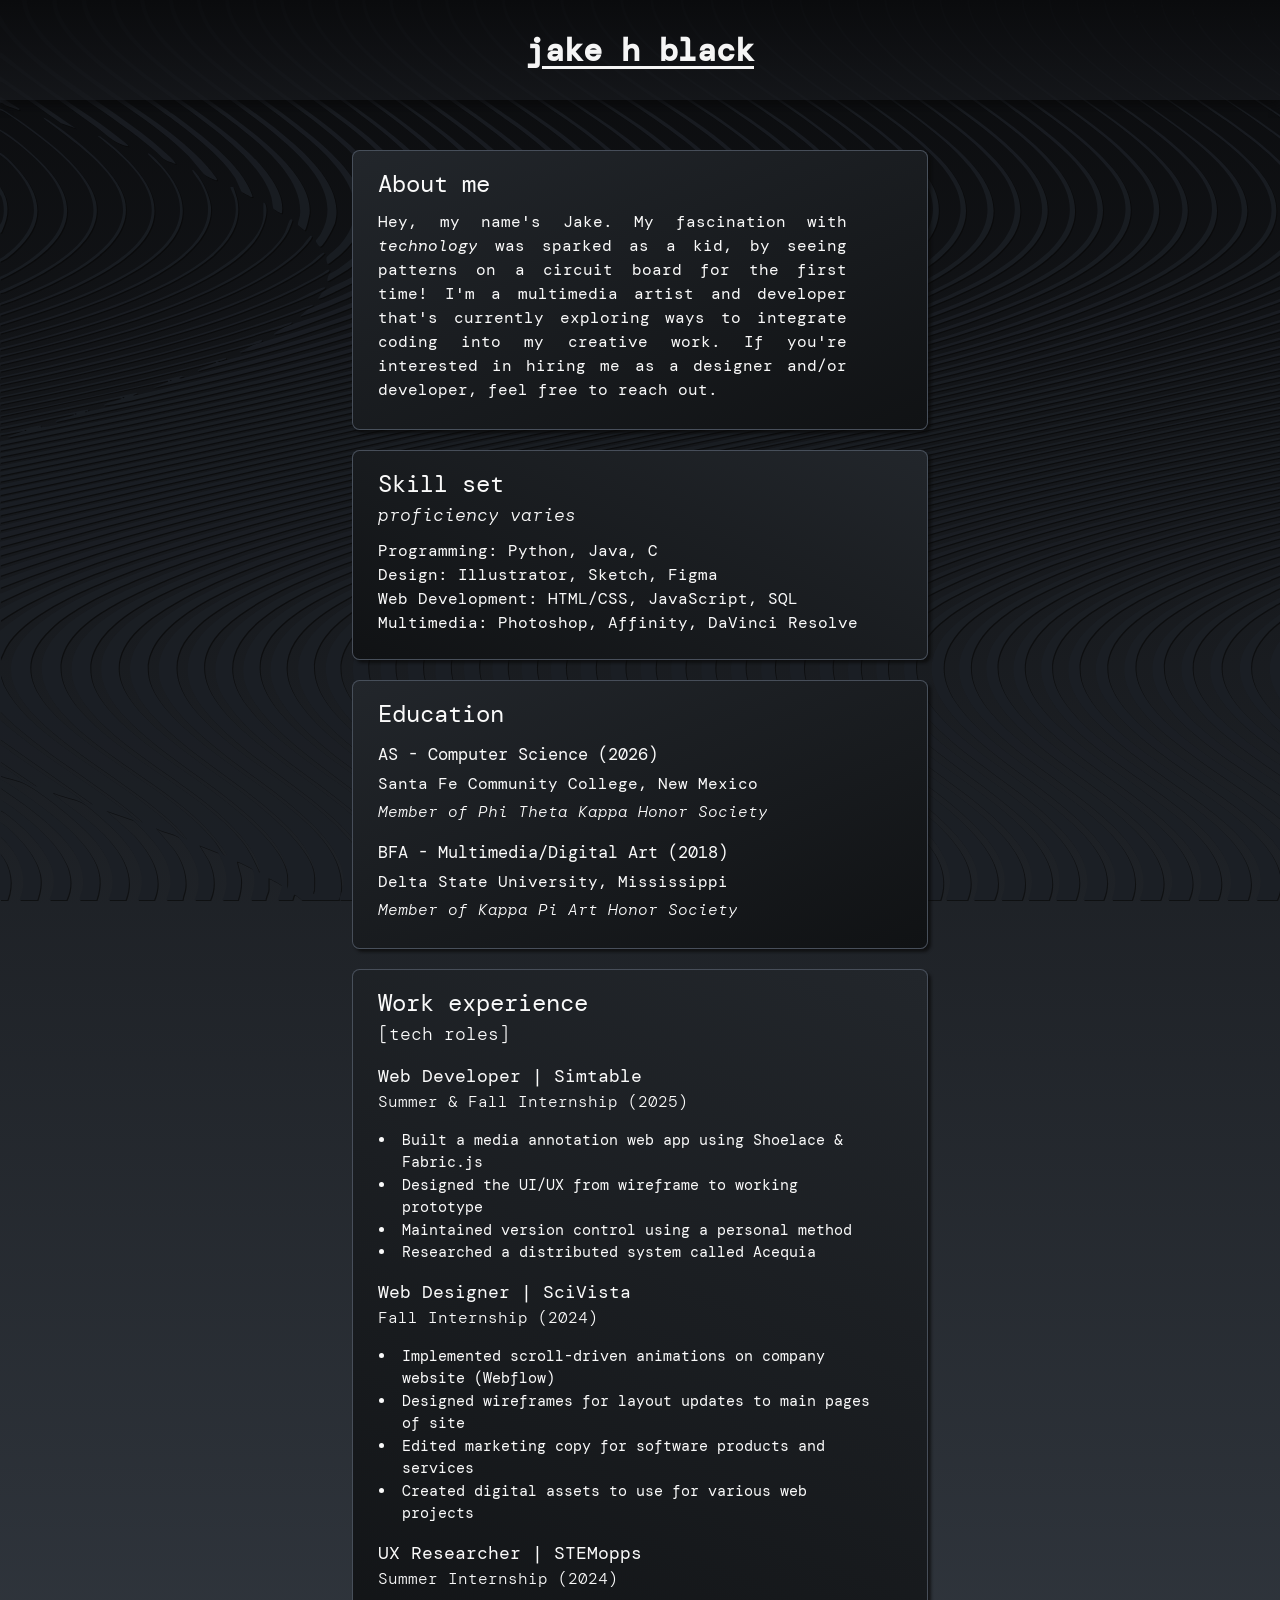
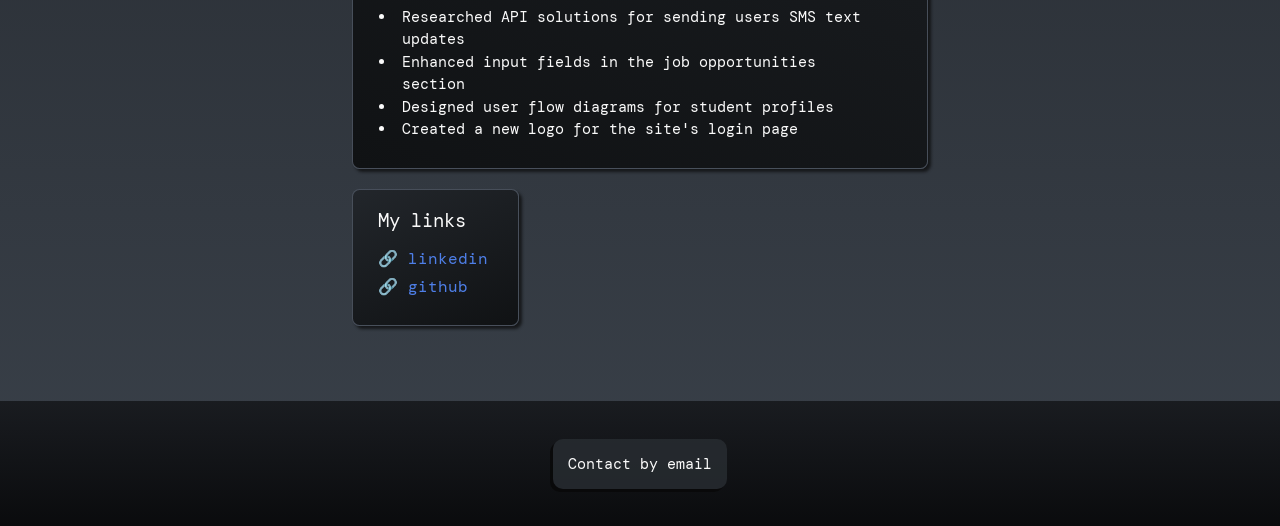
<file: index.html>
<!doctype html>
<html lang="en-US">
  <head>
    <meta charset="utf-8">
    <meta name="viewport" content="width=device-width">
    <title>Jake's Resume</title>
    <link rel="preconnect" href="https://fonts.googleapis.com">
    <link rel="preconnect" href="https://fonts.gstatic.com" crossorigin>
    <link href="https://fonts.googleapis.com/css2?family=DM+Mono:ital,wght@0,300;0,400;1,300;1,400&display=swap" rel="stylesheet">
    <link rel="stylesheet" href="css/style.css">
  </head>
  <body>
    <header id="site-header">
      <h1 id="full-name">jake h black</h1>
    </header>
    <main>
      <section id="about-me" class="card odd">
        <h2>About me</h2>
        <p id="short-bio">
          Hey, my name's Jake. My fascination with <i>technology</i> was sparked
          as a kid, by seeing patterns on a circuit board for the first time!
          I'm a multimedia artist and developer that's currently exploring ways
          to integrate coding into my creative work. If you're interested in
          hiring me as a designer and/or developer, feel free to reach out.
        </p>
      </section>
      <section id="skill-set" class="card even">
        <h2>Skill set</h2>
        <h3>proficiency varies</h3>
        <p id="skills">
          Programming: Python, Java, C<br>
          Design: Illustrator, Sketch, Figma<br>
          Web Development: HTML/CSS, JavaScript, SQL<br>
          Multimedia: Photoshop, Affinity, DaVinci Resolve<br>
        </p>
      </section>
      <section id="education" class="card odd">
        <h2>Education</h2>
        <p>
          <span class="degree">AS - Computer Science (2026)</span><br>
          <span class="school">Santa Fe Community College, New Mexico</span><br>
          <span class="member">Member of Phi Theta Kappa Honor Society</span>
        </p>
        <p>
          <span class="degree">BFA - Multimedia/Digital Art (2018)</span><br>
          <span class="school">Delta State University, Mississippi</span><br>
          <span class="member">Member of Kappa Pi Art Honor Society</span>
        </p>
      </section>
      <section id="work-experience" class="card even">
        <h2>Work experience</h2>
        <h3>[tech roles]</h3>
        <p>
          <span class="role-company">Web Developer | Simtable</span><br>
          <span class="time-period">Summer & Fall Internship (2025)</span>
        </p>
        <ul class="job-description">
          <li>Built a media annotation web app using Shoelace & Fabric.js</li>
          <li>Designed the UI/UX from wireframe to working prototype</li>
          <li>Maintained version control using a personal method</li>
          <li>Researched a distributed system called Acequia</li>
        </ul>
        <p>
          <span class="role-company">Web Designer | SciVista</span><br>
          <span class="time-period">Fall Internship (2024)</span>
        </p>
        <ul class="job-description">
          <li>Implemented scroll-driven animations on company website (Webflow)</li>
          <li>Designed wireframes for layout updates to main pages of site</li>
          <li>Edited marketing copy for software products and services</li>
          <li>Created digital assets to use for various web projects</li>
        </ul>
        <p>
          <span class="role-company">UX Researcher | STEMopps</span><br>
          <span class="time-period">Summer Internship (2024)</span>
        </p>
        <ul class="job-description">
          <li>Researched API solutions for sending users SMS text updates</li>
          <li>Enhanced input fields in the job opportunities section</li>
          <li>Designed user flow diagrams for student profiles</li>
          <li>Created a new logo for the site's login page</li>
        </ul>
      </section>
      <section id="my-links" class="card odd">
        <h3>My links</h3>
        <p>
          🔗 <a href="https://www.linkedin.com/in/jakehblack">linkedin</a><br>
          🔗 <a href="https://www.github.com/jakehblack">github</a>
        </p>
      </section>
    </main>
    <footer id="site-footer">
      <button id="contact-bttn">Contact by email</button>
    </footer>
    <script src="js/script.js"></script>
  </body>
</html>
</file>
<file: css/style.css>
body {
  position: relative;
  margin: 0;
  font-family: "DM Mono", sans-serif;
  font-size: 1rem;
  font-weight: 400;
  line-height: 1.5;
  color: rgb(250 250 250);
  background: linear-gradient(180deg, rgb(10 11 13), rgb(58 65 74));
  overflow-x: hidden;
}

body::before {
  position: absolute;
  z-index: -1;
  width: 100%;
  height: 100%;
  content: '';
  background-image: url(../imgs/background-pattern.svg);
  background-size: cover;
  background-attachment: fixed;
  background-repeat: no-repeat;
  opacity: 0.8;
  filter: drop-shadow(1.25px 1.25px 0.75px rgba(8 8 8 / 0.8));
}

#site-header {
  width: 100%;
  height: 100px;
  box-shadow: rgba(8 8 8 / 0.6) 0 6px 8px;
  display: grid;
  place-content: center;
  background: linear-gradient(0deg, rgba(22 24 28 / 0.8), rgba(10 11 13 / 0.9));
}

#full-name {
  text-decoration: underline;
  text-underline-offset: 0.3125rem;
  text-decoration-thickness: 0.1875rem;
  color: rgb(245 245 245);
}

main {
  width: 45vw;
  margin: 50px auto 75px;
}

.card {
  width: auto;
  height: auto;
  margin-bottom: 20px;
  border: solid 0.0469rem rgba(77 85 97 / 0.9);
  border-radius: 7.5px;
  box-shadow: rgba(10 10 10 / 0.7) 3px 3px 3px;
}

.odd {
  background: linear-gradient(337.5deg, rgb(16 18 20) 0%, rgb(34 38 43) 100%);
  padding: 15px 30px 12px 25px;
}

.even {
  background: linear-gradient(22.5deg, rgb(16 18 20) 0%, rgb(34 38 43) 100%);
  padding: 15px 40px 12px 25px;
}

h2 {
  font-weight: 400;
  color: rgb(250 250 250);
  margin: 0;
}

p {
  margin: 8px 0 12px;
}

h3 {
  font-weight: 400;
  color: rgb(250 250 250);
  margin: 0;
}

#about-me {
  padding: 15px 80px 15px 25px;
  text-align: justify;
}

#skill-set h3 {
  font-size: 1.125rem;
  font-weight: 300;
  font-style: italic;
  margin-bottom: 10px;
}

#education p {
  line-height: 1.75;
}

.degree {
  font-size: 1.0625rem;
}

.member {
  font-weight: 300;
  font-style: italic;
}

#work-experience h3 {
  font-size: 1.125rem;
  font-weight: 300;
  margin-bottom: 15px;
}

.role-company {
  font-size: 1.125rem;
}

.time-period {
  font-weight: 300;
}

.job-description {
  font-size: 0.9375rem;
  /* margin-left: -20px; */
}

ul {
  margin-left: -22px;
}

ul li {
  padding-left: 6px;
}

#my-links {
  width: fit-content;
  margin-bottom: 0;
  line-height: 1.75;
}

a:link {
  text-decoration: none;
  color: rgb(78 127 232);
}

a:visited {
  text-decoration: none;
  color: rgb(78 127 232);
}

a:hover {
  text-decoration: underline;
}

#site-footer {
  width: 100%;
  height: 125px;
  display: grid;
  place-content: center;
  background: linear-gradient(0deg, rgb(10 11 13), rgba(22 24 28 / 0.9));
}

#contact-bttn {
  width: fit-content;
  height: fit-content;
  border: none;
  border-radius: 10px;
  padding: 15px;
  align-content: center;
  font-family: "DM Mono", sans-serif;
  font-size: 0.9375rem;
  color: rgb(250 250 250);
  background: rgba(40 45 51 / 0.8);
  box-shadow: rgba(8 8 8 / 0.8) -3px 3px 0;
  cursor: pointer;
}

#contact-bttn:hover {
  background: rgba(63 70 80 / 0.7);
  box-shadow: rgba(12 12 12 / 0.8) -3px 3px 0;
}

@media screen and (max-width: 1200px) {
  main {
    width: 65vw;
    margin: 37.5px auto 62.5px;
  }

  .card {
    padding: 15px 25px 12px 20px;
  }

  #about-me {
    padding:  15px 70px 12px 20px;
  }
}

@media screen and (max-width: 800px) {
  main {
    width: 85vw;
    margin: 25px auto 50px;
  }

  .card {
    padding: 10px 25px 12px 20px;
  }

  #about-me {
    padding:  10px 60px 12px 20px;
  }
}

@media screen and (max-width: 600px) {
  main {
    margin: 25px auto 37.5px;
  }

  #about-me {
    padding:  10px 50px 12px 20px;
  }

  #skills {
    font-size: 0.9375rem;
  }
}
</file>
